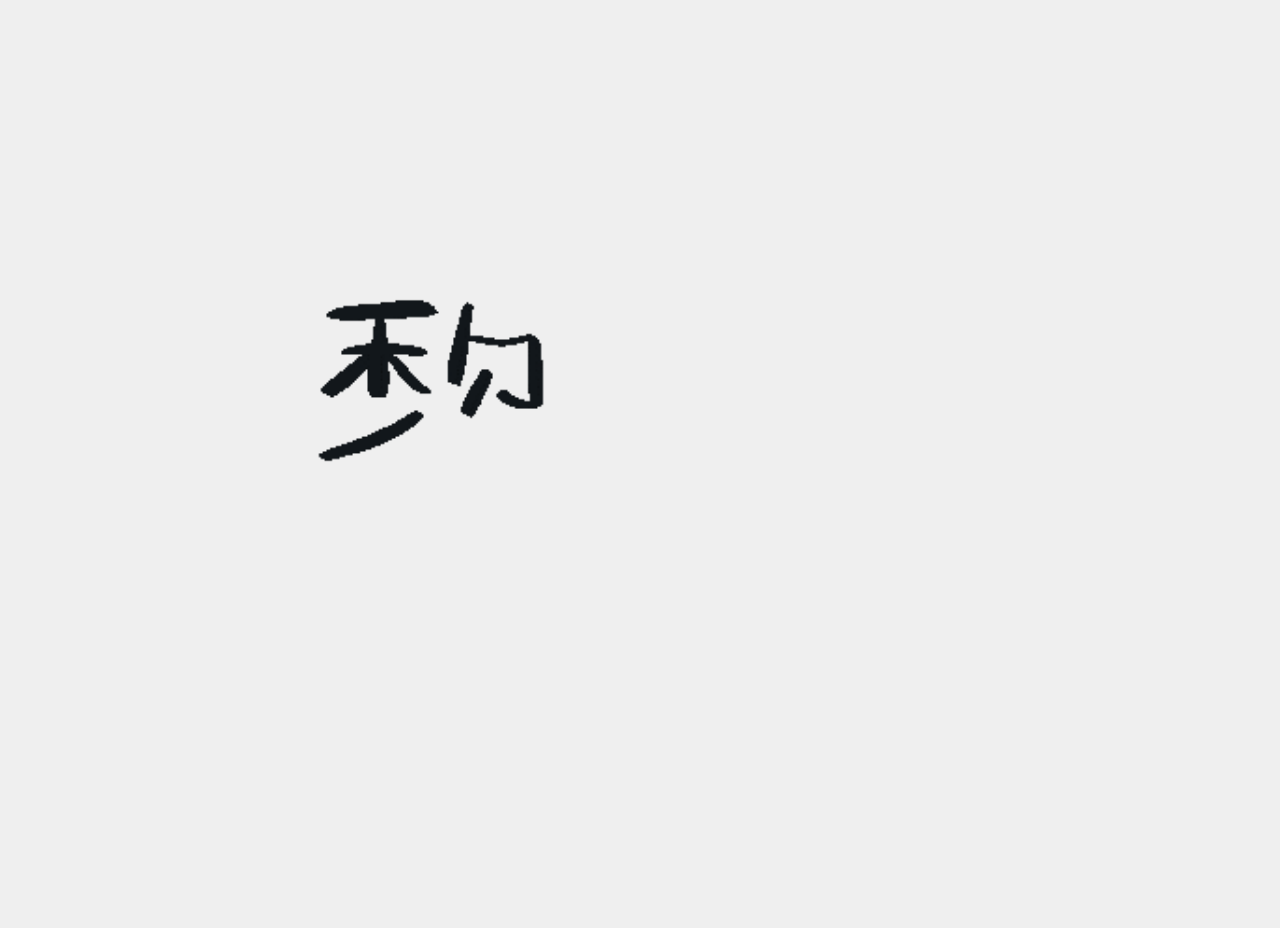
<file: index.html>
<!DOCTYPE html>
<html lang="en">
<head>
  <meta charset="UTF-8" />
  <meta name="viewport" content="width=device-width, initial-scale=1.0" />
  <meta name="description" content="Rocky Lai — minimalist portfolio showcasing design, code, and creative work." />
  <title>Rocky's Portfolio</title>
  <link rel="stylesheet" href="intro.css" />
  <link rel="preconnect" href="https://fonts.googleapis.com">
  <link rel="preconnect" href="https://fonts.gstatic.com" crossorigin>
  <link href="https://fonts.googleapis.com/css2?family=Source+Code+Pro:ital,wght@0,200..900;1,200..900&display=swap" rel="stylesheet">
  <!-- Open Graph / Social Share -->
<meta property="og:title" content="Rocky's Portfolio" />
<meta property="og:description" content="Minimalist portfolio showcasing design, code, and creative work by Rocky Lai." />
<meta property="og:type" content="website" />
<meta property="og:url" content="https://portfolio-nu-ecru-31.vercel.app/" />
<meta property="og:image" content="https://portfolio-nu-ecru-31.vercel.app/Images/og-image.png" />
<meta property="og:image:alt" content="Preview of Rocky Lai's portfolio" />
<meta property="og:site_name" content="Rocky's Portfolio" />

  <!-- Hotjar Tracking Code for Portfolio 2025-2026 -->
<script>
    (function(h,o,t,j,a,r){
        h.hj=h.hj||function(){(h.hj.q=h.hj.q||[]).push(arguments)};
        h._hjSettings={hjid:6544538,hjsv:6};
        a=o.getElementsByTagName('head')[0];
        r=o.createElement('script');r.async=1;
        r.src=t+h._hjSettings.hjid+j+h._hjSettings.hjsv;
        a.appendChild(r);
    })(window,document,'https://static.hotjar.com/c/hotjar-','.js?sv=');
</script>
<!-- Google Tag Manager -->
<script>(function(w,d,s,l,i){w[l]=w[l]||[];w[l].push({'gtm.start':
new Date().getTime(),event:'gtm.js'});var f=d.getElementsByTagName(s)[0],
j=d.createElement(s),dl=l!='dataLayer'?'&l='+l:'';j.async=true;j.src=
'https://www.googletagmanager.com/gtm.js?id='+i+dl;f.parentNode.insertBefore(j,f);
})(window,document,'script','dataLayer','GTM-NG3BFLNH');</script>
<!-- End Google Tag Manager -->

<!-- Start VWO Async SmartCode -->
<link rel="preconnect" href="https://dev.visualwebsiteoptimizer.com" />
<script type='text/javascript' id='vwoCode'>
window._vwo_code ||
(function () {
var w=window,
d=document;
var account_id=1170043,
version=2.2,
settings_tolerance=2000,
hide_element='body',
hide_element_style = 'opacity:0 !important;filter:alpha(opacity=0) !important;background:none !important';
/* DO NOT EDIT BELOW THIS LINE */
if(f=!1,v=d.querySelector('#vwoCode'),cc={},-1<d.URL.indexOf('__vwo_disable__')||w._vwo_code)return;try{var e=JSON.parse(localStorage.getItem('_vwo_'+account_id+'_config'));cc=e&&'object'==typeof e?e:{}}catch(e){}function r(t){try{return decodeURIComponent(t)}catch(e){return t}}var s=function(){var e={combination:[],combinationChoose:[],split:[],exclude:[],uuid:null,consent:null,optOut:null},t=d.cookie||'';if(!t)return e;for(var n,i,o=/(?:^|;\s*)(?:(_vis_opt_exp_(\d+)_combi=([^;]*))|(_vis_opt_exp_(\d+)_combi_choose=([^;]*))|(_vis_opt_exp_(\d+)_split=([^:;]*))|(_vis_opt_exp_(\d+)_exclude=[^;]*)|(_vis_opt_out=([^;]*))|(_vwo_global_opt_out=[^;]*)|(_vwo_uuid=([^;]*))|(_vwo_consent=([^;]*)))/g;null!==(n=o.exec(t));)try{n[1]?e.combination.push({id:n[2],value:r(n[3])}):n[4]?e.combinationChoose.push({id:n[5],value:r(n[6])}):n[7]?e.split.push({id:n[8],value:r(n[9])}):n[10]?e.exclude.push({id:n[11]}):n[12]?e.optOut=r(n[13]):n[14]?e.optOut=!0:n[15]?e.uuid=r(n[16]):n[17]&&(i=r(n[18]),e.consent=i&&3<=i.length?i.substring(0,3):null)}catch(e){}return e}();function i(){var e=function(){if(w.VWO&&Array.isArray(w.VWO))for(var e=0;e<w.VWO.length;e++){var t=w.VWO[e];if(Array.isArray(t)&&('setVisitorId'===t[0]||'setSessionId'===t[0]))return!0}return!1}(),t='a='+account_id+'&u='+encodeURIComponent(w._vis_opt_url||d.URL)+'&vn='+version+'&ph=1'+('undefined'!=typeof platform?'&p='+platform:'')+'&st='+w.performance.now();e||((n=function(){var e,t=[],n={},i=w.VWO&&w.VWO.appliedCampaigns||{};for(e in i){var o=i[e]&&i[e].v;o&&(t.push(e+'-'+o+'-1'),n[e]=!0)}if(s&&s.combination)for(var r=0;r<s.combination.length;r++){var a=s.combination[r];n[a.id]||t.push(a.id+'-'+a.value)}return t.join('|')}())&&(t+='&c='+n),(n=function(){var e=[],t={};if(s&&s.combinationChoose)for(var n=0;n<s.combinationChoose.length;n++){var i=s.combinationChoose[n];e.push(i.id+'-'+i.value),t[i.id]=!0}if(s&&s.split)for(var o=0;o<s.split.length;o++)t[(i=s.split[o]).id]||e.push(i.id+'-'+i.value);return e.join('|')}())&&(t+='&cc='+n),(n=function(){var e={},t=[];if(w.VWO&&Array.isArray(w.VWO))for(var n=0;n<w.VWO.length;n++){var i=w.VWO[n];if(Array.isArray(i)&&'setVariation'===i[0]&&i[1]&&Array.isArray(i[1]))for(var o=0;o<i[1].length;o++){var r,a=i[1][o];a&&'object'==typeof a&&(r=a.e,a=a.v,r&&a&&(e[r]=a))}}for(r in e)t.push(r+'-'+e[r]);return t.join('|')}())&&(t+='&sv='+n)),s&&s.optOut&&(t+='&o='+s.optOut);var n=function(){var e=[],t={};if(s&&s.exclude)for(var n=0;n<s.exclude.length;n++){var i=s.exclude[n];t[i.id]||(e.push(i.id),t[i.id]=!0)}return e.join('|')}();return n&&(t+='&e='+n),s&&s.uuid&&(t+='&id='+s.uuid),s&&s.consent&&(t+='&consent='+s.consent),w.name&&-1<w.name.indexOf('_vis_preview')&&(t+='&pM=true'),w.VWO&&w.VWO.ed&&(t+='&ed='+w.VWO.ed),t}code={nonce:v&&v.nonce,library_tolerance:function(){return'undefined'!=typeof library_tolerance?library_tolerance:void 0},settings_tolerance:function(){return cc.sT||settings_tolerance},hide_element_style:function(){return'{'+(cc.hES||hide_element_style)+'}'},hide_element:function(){return performance.getEntriesByName('first-contentful-paint')[0]?'':'string'==typeof cc.hE?cc.hE:hide_element},getVersion:function(){return version},finish:function(e){var t;f||(f=!0,(t=d.getElementById('_vis_opt_path_hides'))&&t.parentNode.removeChild(t),e&&((new Image).src='https://dev.visualwebsiteoptimizer.com/ee.gif?a='+account_id+e))},finished:function(){return f},addScript:function(e){var t=d.createElement('script');t.type='text/javascript',e.src?t.src=e.src:t.text=e.text,v&&t.setAttribute('nonce',v.nonce),d.getElementsByTagName('head')[0].appendChild(t)},load:function(e,t){t=t||{};var n=new XMLHttpRequest;n.open('GET',e,!0),n.withCredentials=!t.dSC,n.responseType=t.responseType||'text',n.onload=function(){if(t.onloadCb)return t.onloadCb(n,e);200===n.status?_vwo_code.addScript({text:n.responseText}):_vwo_code.finish('&e=loading_failure:'+e)},n.onerror=function(){if(t.onerrorCb)return t.onerrorCb(e);_vwo_code.finish('&e=loading_failure:'+e)},n.send()},init:function(){var e,t=this.settings_tolerance();w._vwo_settings_timer=setTimeout(function(){_vwo_code.finish()},t),'body'!==this.hide_element()?(n=d.createElement('style'),e=(t=this.hide_element())?t+this.hide_element_style():'',t=d.getElementsByTagName('head')[0],n.setAttribute('id','_vis_opt_path_hides'),v&&n.setAttribute('nonce',v.nonce),n.setAttribute('type','text/css'),n.styleSheet?n.styleSheet.cssText=e:n.appendChild(d.createTextNode(e)),t.appendChild(n)):(n=d.getElementsByTagName('head')[0],(e=d.createElement('div')).style.cssText='z-index: 2147483647 !important;position: fixed !important;left: 0 !important;top: 0 !important;width: 100% !important;height: 100% !important;background: white !important;',e.setAttribute('id','_vis_opt_path_hides'),e.classList.add('_vis_hide_layer'),n.parentNode.insertBefore(e,n.nextSibling));var n='https://dev.visualwebsiteoptimizer.com/j.php?'+i();-1!==w.location.search.indexOf('_vwo_xhr')?this.addScript({src:n}):this.load(n+'&x=true',{l:1})}};w._vwo_code=code;code.init();})();
</script>
<!-- End VWO Async SmartCode -->

<!-- Google tag (gtag.js) -->
<script async src="https://www.googletagmanager.com/gtag/js?id=G-HS47MHLFX9"></script>
<script>
  window.dataLayer = window.dataLayer || [];
  function gtag(){dataLayer.push(arguments);}
  gtag('js', new Date());

  gtag('config', 'G-HS47MHLFX9');
</script>
</head>

<body>
  <!-- Google Tag Manager (noscript) -->
<noscript><iframe src="https://www.googletagmanager.com/ns.html?id=GTM-NG3BFLNH"
height="0" width="0" style="display:none;visibility:hidden"></iframe></noscript>
<!-- End Google Tag Manager (noscript) -->
  <div class="intro-container">
    <img autoplay muted playsinline preload="auto" src="Images/Untitled_Artwork.gif" class="intro-video"> 
  </div>

  <script src="script.js"></script>
</body>
</html>
</file>
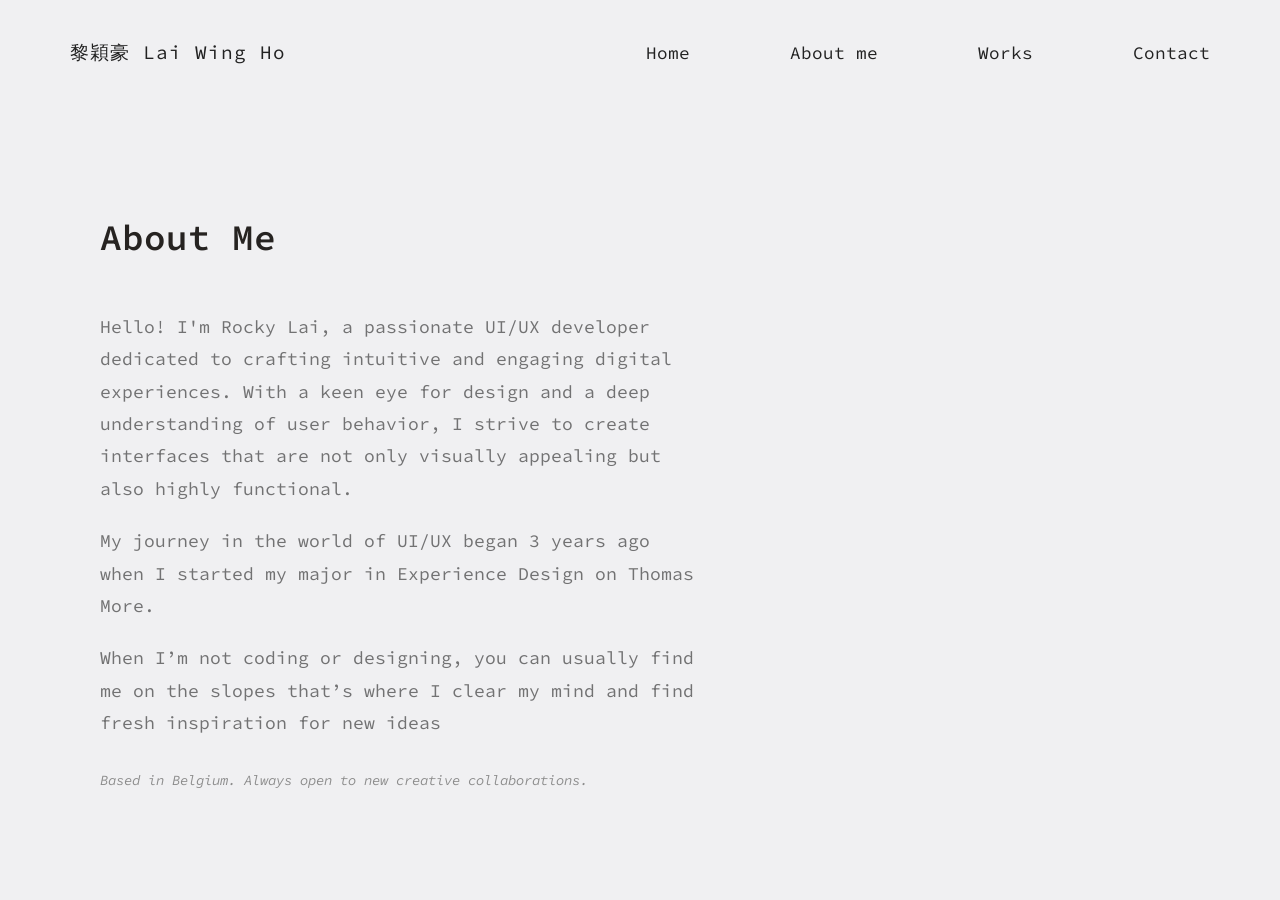
<file: about-me.html>
<!DOCTYPE html>
<html lang="en">
<head>
    <meta charset="UTF-8">
    <meta name="viewport" content="width=device-width, initial-scale=1.0">
    <title>Document</title>
    <link rel="stylesheet" href="style.css">
    <xlink rel="preconnect" href="https://fonts.googleapis.com">
    <link rel="preconnect" href="https://fonts.gstatic.com" crossorigin>
    <link href="https://fonts.googleapis.com/css2?family=Source+Code+Pro:ital,wght@0,200..900;1,200..900&display=swap" rel="stylesheet">
    <!-- Hotjar Tracking Code for Portfolio 2025-2026 -->
<script>
    (function(h,o,t,j,a,r){
        h.hj=h.hj||function(){(h.hj.q=h.hj.q||[]).push(arguments)};
        h._hjSettings={hjid:6544538,hjsv:6};
        a=o.getElementsByTagName('head')[0];
        r=o.createElement('script');r.async=1;
        r.src=t+h._hjSettings.hjid+j+h._hjSettings.hjsv;
        a.appendChild(r);
    })(window,document,'https://static.hotjar.com/c/hotjar-','.js?sv=');
</script>
<!-- Google Tag Manager -->
<script>(function(w,d,s,l,i){w[l]=w[l]||[];w[l].push({'gtm.start':
new Date().getTime(),event:'gtm.js'});var f=d.getElementsByTagName(s)[0],
j=d.createElement(s),dl=l!='dataLayer'?'&l='+l:'';j.async=true;j.src=
'https://www.googletagmanager.com/gtm.js?id='+i+dl;f.parentNode.insertBefore(j,f);
})(window,document,'script','dataLayer','GTM-NG3BFLNH');</script>
<!-- End Google Tag Manager -->
 <!-- Start VWO Async SmartCode -->
<link rel="preconnect" href="https://dev.visualwebsiteoptimizer.com" />
<script type='text/javascript' id='vwoCode'>
window._vwo_code ||
(function () {
var w=window,
d=document;
var account_id=1170043,
version=2.2,
settings_tolerance=2000,
hide_element='body',
hide_element_style = 'opacity:0 !important;filter:alpha(opacity=0) !important;background:none !important';
/* DO NOT EDIT BELOW THIS LINE */
if(f=!1,v=d.querySelector('#vwoCode'),cc={},-1<d.URL.indexOf('__vwo_disable__')||w._vwo_code)return;try{var e=JSON.parse(localStorage.getItem('_vwo_'+account_id+'_config'));cc=e&&'object'==typeof e?e:{}}catch(e){}function r(t){try{return decodeURIComponent(t)}catch(e){return t}}var s=function(){var e={combination:[],combinationChoose:[],split:[],exclude:[],uuid:null,consent:null,optOut:null},t=d.cookie||'';if(!t)return e;for(var n,i,o=/(?:^|;\s*)(?:(_vis_opt_exp_(\d+)_combi=([^;]*))|(_vis_opt_exp_(\d+)_combi_choose=([^;]*))|(_vis_opt_exp_(\d+)_split=([^:;]*))|(_vis_opt_exp_(\d+)_exclude=[^;]*)|(_vis_opt_out=([^;]*))|(_vwo_global_opt_out=[^;]*)|(_vwo_uuid=([^;]*))|(_vwo_consent=([^;]*)))/g;null!==(n=o.exec(t));)try{n[1]?e.combination.push({id:n[2],value:r(n[3])}):n[4]?e.combinationChoose.push({id:n[5],value:r(n[6])}):n[7]?e.split.push({id:n[8],value:r(n[9])}):n[10]?e.exclude.push({id:n[11]}):n[12]?e.optOut=r(n[13]):n[14]?e.optOut=!0:n[15]?e.uuid=r(n[16]):n[17]&&(i=r(n[18]),e.consent=i&&3<=i.length?i.substring(0,3):null)}catch(e){}return e}();function i(){var e=function(){if(w.VWO&&Array.isArray(w.VWO))for(var e=0;e<w.VWO.length;e++){var t=w.VWO[e];if(Array.isArray(t)&&('setVisitorId'===t[0]||'setSessionId'===t[0]))return!0}return!1}(),t='a='+account_id+'&u='+encodeURIComponent(w._vis_opt_url||d.URL)+'&vn='+version+'&ph=1'+('undefined'!=typeof platform?'&p='+platform:'')+'&st='+w.performance.now();e||((n=function(){var e,t=[],n={},i=w.VWO&&w.VWO.appliedCampaigns||{};for(e in i){var o=i[e]&&i[e].v;o&&(t.push(e+'-'+o+'-1'),n[e]=!0)}if(s&&s.combination)for(var r=0;r<s.combination.length;r++){var a=s.combination[r];n[a.id]||t.push(a.id+'-'+a.value)}return t.join('|')}())&&(t+='&c='+n),(n=function(){var e=[],t={};if(s&&s.combinationChoose)for(var n=0;n<s.combinationChoose.length;n++){var i=s.combinationChoose[n];e.push(i.id+'-'+i.value),t[i.id]=!0}if(s&&s.split)for(var o=0;o<s.split.length;o++)t[(i=s.split[o]).id]||e.push(i.id+'-'+i.value);return e.join('|')}())&&(t+='&cc='+n),(n=function(){var e={},t=[];if(w.VWO&&Array.isArray(w.VWO))for(var n=0;n<w.VWO.length;n++){var i=w.VWO[n];if(Array.isArray(i)&&'setVariation'===i[0]&&i[1]&&Array.isArray(i[1]))for(var o=0;o<i[1].length;o++){var r,a=i[1][o];a&&'object'==typeof a&&(r=a.e,a=a.v,r&&a&&(e[r]=a))}}for(r in e)t.push(r+'-'+e[r]);return t.join('|')}())&&(t+='&sv='+n)),s&&s.optOut&&(t+='&o='+s.optOut);var n=function(){var e=[],t={};if(s&&s.exclude)for(var n=0;n<s.exclude.length;n++){var i=s.exclude[n];t[i.id]||(e.push(i.id),t[i.id]=!0)}return e.join('|')}();return n&&(t+='&e='+n),s&&s.uuid&&(t+='&id='+s.uuid),s&&s.consent&&(t+='&consent='+s.consent),w.name&&-1<w.name.indexOf('_vis_preview')&&(t+='&pM=true'),w.VWO&&w.VWO.ed&&(t+='&ed='+w.VWO.ed),t}code={nonce:v&&v.nonce,library_tolerance:function(){return'undefined'!=typeof library_tolerance?library_tolerance:void 0},settings_tolerance:function(){return cc.sT||settings_tolerance},hide_element_style:function(){return'{'+(cc.hES||hide_element_style)+'}'},hide_element:function(){return performance.getEntriesByName('first-contentful-paint')[0]?'':'string'==typeof cc.hE?cc.hE:hide_element},getVersion:function(){return version},finish:function(e){var t;f||(f=!0,(t=d.getElementById('_vis_opt_path_hides'))&&t.parentNode.removeChild(t),e&&((new Image).src='https://dev.visualwebsiteoptimizer.com/ee.gif?a='+account_id+e))},finished:function(){return f},addScript:function(e){var t=d.createElement('script');t.type='text/javascript',e.src?t.src=e.src:t.text=e.text,v&&t.setAttribute('nonce',v.nonce),d.getElementsByTagName('head')[0].appendChild(t)},load:function(e,t){t=t||{};var n=new XMLHttpRequest;n.open('GET',e,!0),n.withCredentials=!t.dSC,n.responseType=t.responseType||'text',n.onload=function(){if(t.onloadCb)return t.onloadCb(n,e);200===n.status?_vwo_code.addScript({text:n.responseText}):_vwo_code.finish('&e=loading_failure:'+e)},n.onerror=function(){if(t.onerrorCb)return t.onerrorCb(e);_vwo_code.finish('&e=loading_failure:'+e)},n.send()},init:function(){var e,t=this.settings_tolerance();w._vwo_settings_timer=setTimeout(function(){_vwo_code.finish()},t),'body'!==this.hide_element()?(n=d.createElement('style'),e=(t=this.hide_element())?t+this.hide_element_style():'',t=d.getElementsByTagName('head')[0],n.setAttribute('id','_vis_opt_path_hides'),v&&n.setAttribute('nonce',v.nonce),n.setAttribute('type','text/css'),n.styleSheet?n.styleSheet.cssText=e:n.appendChild(d.createTextNode(e)),t.appendChild(n)):(n=d.getElementsByTagName('head')[0],(e=d.createElement('div')).style.cssText='z-index: 2147483647 !important;position: fixed !important;left: 0 !important;top: 0 !important;width: 100% !important;height: 100% !important;background: white !important;',e.setAttribute('id','_vis_opt_path_hides'),e.classList.add('_vis_hide_layer'),n.parentNode.insertBefore(e,n.nextSibling));var n='https://dev.visualwebsiteoptimizer.com/j.php?'+i();-1!==w.location.search.indexOf('_vwo_xhr')?this.addScript({src:n}):this.load(n+'&x=true',{l:1})}};w._vwo_code=code;code.init();})();
</script>
<!-- End VWO Async SmartCode -->

<!-- Google tag (gtag.js) -->
<script async src="https://www.googletagmanager.com/gtag/js?id=G-HS47MHLFX9"></script>
<script>
  window.dataLayer = window.dataLayer || [];
  function gtag(){dataLayer.push(arguments);}
  gtag('js', new Date());

  gtag('config', 'G-HS47MHLFX9');
</script>
</head>
<body>
  <!-- Google Tag Manager (noscript) -->
<noscript><iframe src="https://www.googletagmanager.com/ns.html?id=GTM-NG3BFLNH"
height="0" width="0" style="display:none;visibility:hidden"></iframe></noscript>
<!-- End Google Tag Manager (noscript) -->
    <nav class="navbar">
    <div class="navbar-logo">黎穎豪 Lai Wing Ho</div>
    <ul class="navbar-links">
      <li><a href="homepage.html">Home</a></li>
      <li><a href="about-me.html">About me</a></li>
      <li><a href="works-b.html">Works</a></li>
      <li><a href="contact.html">Contact</a></li>
    </ul>
  </nav>

  <div class="main-content">
    <h1>About Me</h1>
    <p>Hello! I'm Rocky Lai, a passionate UI/UX developer dedicated to crafting intuitive and engaging digital experiences. With a keen eye for design and a deep understanding of user behavior, I strive to create interfaces that are not only visually appealing but also highly functional.</p>
    <p>My journey in the world of UI/UX began 3 years ago when I started my major in Experience Design on Thomas More.</p>
    <p>When I’m not coding or designing, you can usually find me on the slopes  that’s where I clear my mind and find fresh inspiration for new ideas</p>
    <p>Based in Belgium. Always open to new creative collaborations.</p>
    </div>
    <video 
  class="about-video"
  autoplay 
  loop 
  muted 
  playsinline 
  preload="auto"
  src="Images/Untitled_Artwork 2 copy.mp4">
</video>
</body> 
</html>
</file>
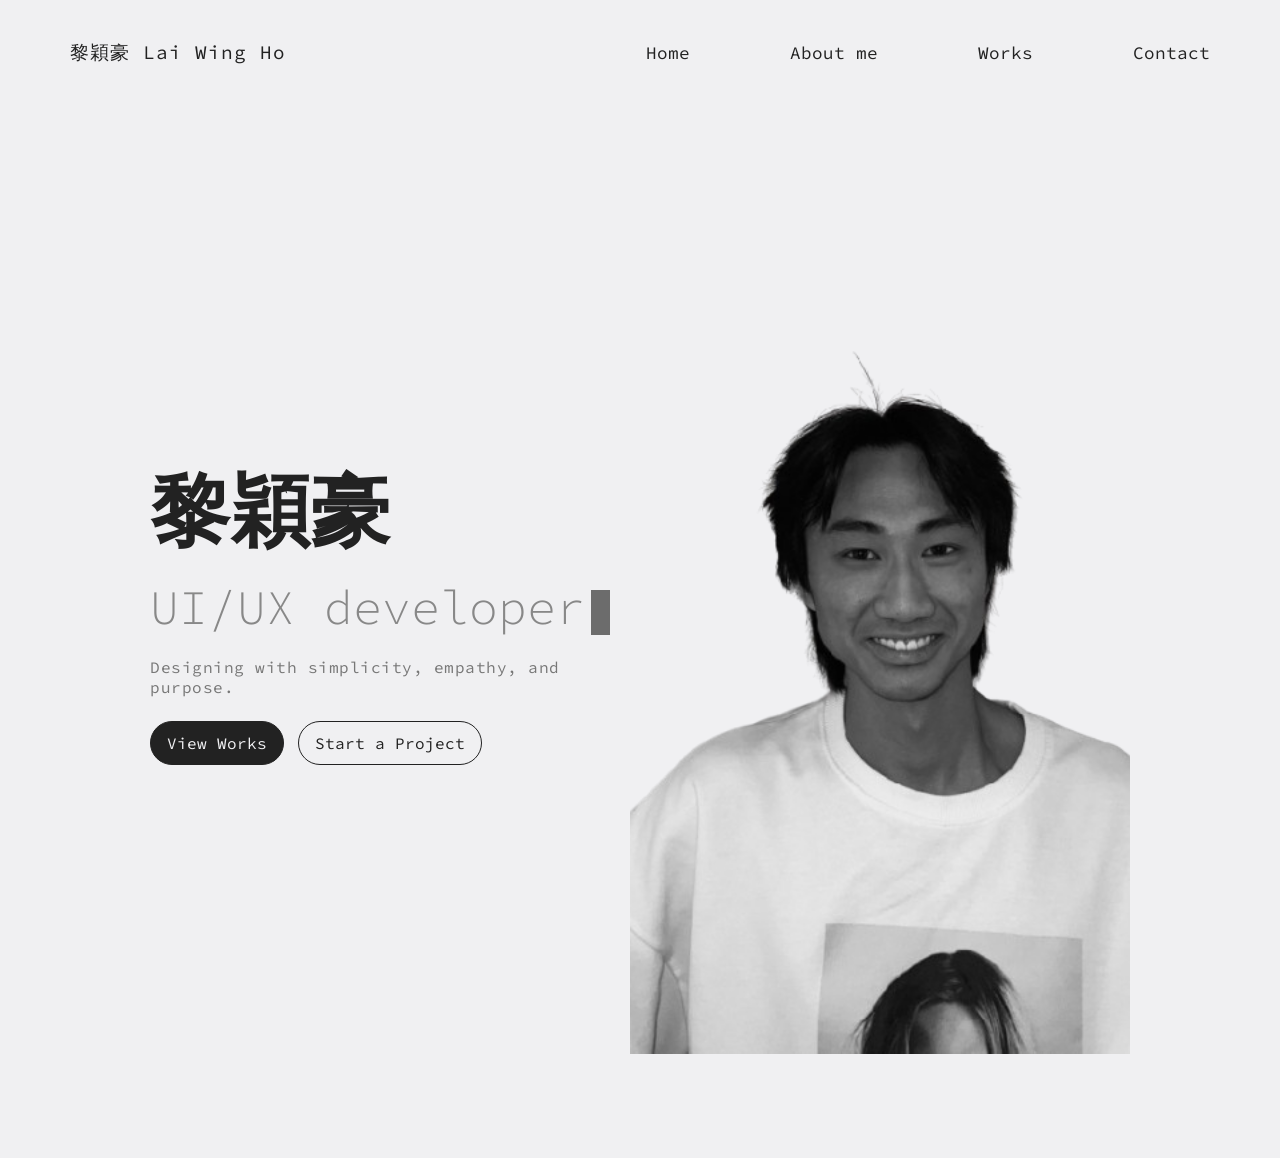
<file: homepage.html>
<!DOCTYPE html>
<html lang="en">
<head>
    <meta charset="UTF-8">
    <meta name="viewport" content="width=device-width, initial-scale=1.0">
    <title>Homepage</title>
    <link rel="stylesheet" href="style.css">
    <link rel="preconnect" href="https://fonts.googleapis.com">
    <link rel="preconnect" href="https://fonts.gstatic.com" crossorigin>
    <link href="https://fonts.googleapis.com/css2?family=Source+Code+Pro:ital,wght@0,200..900;1,200..900&display=swap" rel="stylesheet">
    <!-- Hotjar Tracking Code for Portfolio 2025-2026 -->
<script>
    (function(h,o,t,j,a,r){
        h.hj=h.hj||function(){(h.hj.q=h.hj.q||[]).push(arguments)};
        h._hjSettings={hjid:6544538,hjsv:6};
        a=o.getElementsByTagName('head')[0];
        r=o.createElement('script');r.async=1;
        r.src=t+h._hjSettings.hjid+j+h._hjSettings.hjsv;
        a.appendChild(r);
    })(window,document,'https://static.hotjar.com/c/hotjar-','.js?sv=');
</script>
<!-- Google Tag Manager -->
<script>(function(w,d,s,l,i){w[l]=w[l]||[];w[l].push({'gtm.start':
new Date().getTime(),event:'gtm.js'});var f=d.getElementsByTagName(s)[0],
j=d.createElement(s),dl=l!='dataLayer'?'&l='+l:'';j.async=true;j.src=
'https://www.googletagmanager.com/gtm.js?id='+i+dl;f.parentNode.insertBefore(j,f);
})(window,document,'script','dataLayer','GTM-NG3BFLNH');</script>
<!-- End Google Tag Manager -->

<!-- Start VWO Async SmartCode -->
<link rel="preconnect" href="https://dev.visualwebsiteoptimizer.com" />
<script type='text/javascript' id='vwoCode'>
window._vwo_code ||
(function () {
var w=window,
d=document;
var account_id=1170043,
version=2.2,
settings_tolerance=2000,
hide_element='body',
hide_element_style = 'opacity:0 !important;filter:alpha(opacity=0) !important;background:none !important';
/* DO NOT EDIT BELOW THIS LINE */
if(f=!1,v=d.querySelector('#vwoCode'),cc={},-1<d.URL.indexOf('__vwo_disable__')||w._vwo_code)return;try{var e=JSON.parse(localStorage.getItem('_vwo_'+account_id+'_config'));cc=e&&'object'==typeof e?e:{}}catch(e){}function r(t){try{return decodeURIComponent(t)}catch(e){return t}}var s=function(){var e={combination:[],combinationChoose:[],split:[],exclude:[],uuid:null,consent:null,optOut:null},t=d.cookie||'';if(!t)return e;for(var n,i,o=/(?:^|;\s*)(?:(_vis_opt_exp_(\d+)_combi=([^;]*))|(_vis_opt_exp_(\d+)_combi_choose=([^;]*))|(_vis_opt_exp_(\d+)_split=([^:;]*))|(_vis_opt_exp_(\d+)_exclude=[^;]*)|(_vis_opt_out=([^;]*))|(_vwo_global_opt_out=[^;]*)|(_vwo_uuid=([^;]*))|(_vwo_consent=([^;]*)))/g;null!==(n=o.exec(t));)try{n[1]?e.combination.push({id:n[2],value:r(n[3])}):n[4]?e.combinationChoose.push({id:n[5],value:r(n[6])}):n[7]?e.split.push({id:n[8],value:r(n[9])}):n[10]?e.exclude.push({id:n[11]}):n[12]?e.optOut=r(n[13]):n[14]?e.optOut=!0:n[15]?e.uuid=r(n[16]):n[17]&&(i=r(n[18]),e.consent=i&&3<=i.length?i.substring(0,3):null)}catch(e){}return e}();function i(){var e=function(){if(w.VWO&&Array.isArray(w.VWO))for(var e=0;e<w.VWO.length;e++){var t=w.VWO[e];if(Array.isArray(t)&&('setVisitorId'===t[0]||'setSessionId'===t[0]))return!0}return!1}(),t='a='+account_id+'&u='+encodeURIComponent(w._vis_opt_url||d.URL)+'&vn='+version+'&ph=1'+('undefined'!=typeof platform?'&p='+platform:'')+'&st='+w.performance.now();e||((n=function(){var e,t=[],n={},i=w.VWO&&w.VWO.appliedCampaigns||{};for(e in i){var o=i[e]&&i[e].v;o&&(t.push(e+'-'+o+'-1'),n[e]=!0)}if(s&&s.combination)for(var r=0;r<s.combination.length;r++){var a=s.combination[r];n[a.id]||t.push(a.id+'-'+a.value)}return t.join('|')}())&&(t+='&c='+n),(n=function(){var e=[],t={};if(s&&s.combinationChoose)for(var n=0;n<s.combinationChoose.length;n++){var i=s.combinationChoose[n];e.push(i.id+'-'+i.value),t[i.id]=!0}if(s&&s.split)for(var o=0;o<s.split.length;o++)t[(i=s.split[o]).id]||e.push(i.id+'-'+i.value);return e.join('|')}())&&(t+='&cc='+n),(n=function(){var e={},t=[];if(w.VWO&&Array.isArray(w.VWO))for(var n=0;n<w.VWO.length;n++){var i=w.VWO[n];if(Array.isArray(i)&&'setVariation'===i[0]&&i[1]&&Array.isArray(i[1]))for(var o=0;o<i[1].length;o++){var r,a=i[1][o];a&&'object'==typeof a&&(r=a.e,a=a.v,r&&a&&(e[r]=a))}}for(r in e)t.push(r+'-'+e[r]);return t.join('|')}())&&(t+='&sv='+n)),s&&s.optOut&&(t+='&o='+s.optOut);var n=function(){var e=[],t={};if(s&&s.exclude)for(var n=0;n<s.exclude.length;n++){var i=s.exclude[n];t[i.id]||(e.push(i.id),t[i.id]=!0)}return e.join('|')}();return n&&(t+='&e='+n),s&&s.uuid&&(t+='&id='+s.uuid),s&&s.consent&&(t+='&consent='+s.consent),w.name&&-1<w.name.indexOf('_vis_preview')&&(t+='&pM=true'),w.VWO&&w.VWO.ed&&(t+='&ed='+w.VWO.ed),t}code={nonce:v&&v.nonce,library_tolerance:function(){return'undefined'!=typeof library_tolerance?library_tolerance:void 0},settings_tolerance:function(){return cc.sT||settings_tolerance},hide_element_style:function(){return'{'+(cc.hES||hide_element_style)+'}'},hide_element:function(){return performance.getEntriesByName('first-contentful-paint')[0]?'':'string'==typeof cc.hE?cc.hE:hide_element},getVersion:function(){return version},finish:function(e){var t;f||(f=!0,(t=d.getElementById('_vis_opt_path_hides'))&&t.parentNode.removeChild(t),e&&((new Image).src='https://dev.visualwebsiteoptimizer.com/ee.gif?a='+account_id+e))},finished:function(){return f},addScript:function(e){var t=d.createElement('script');t.type='text/javascript',e.src?t.src=e.src:t.text=e.text,v&&t.setAttribute('nonce',v.nonce),d.getElementsByTagName('head')[0].appendChild(t)},load:function(e,t){t=t||{};var n=new XMLHttpRequest;n.open('GET',e,!0),n.withCredentials=!t.dSC,n.responseType=t.responseType||'text',n.onload=function(){if(t.onloadCb)return t.onloadCb(n,e);200===n.status?_vwo_code.addScript({text:n.responseText}):_vwo_code.finish('&e=loading_failure:'+e)},n.onerror=function(){if(t.onerrorCb)return t.onerrorCb(e);_vwo_code.finish('&e=loading_failure:'+e)},n.send()},init:function(){var e,t=this.settings_tolerance();w._vwo_settings_timer=setTimeout(function(){_vwo_code.finish()},t),'body'!==this.hide_element()?(n=d.createElement('style'),e=(t=this.hide_element())?t+this.hide_element_style():'',t=d.getElementsByTagName('head')[0],n.setAttribute('id','_vis_opt_path_hides'),v&&n.setAttribute('nonce',v.nonce),n.setAttribute('type','text/css'),n.styleSheet?n.styleSheet.cssText=e:n.appendChild(d.createTextNode(e)),t.appendChild(n)):(n=d.getElementsByTagName('head')[0],(e=d.createElement('div')).style.cssText='z-index: 2147483647 !important;position: fixed !important;left: 0 !important;top: 0 !important;width: 100% !important;height: 100% !important;background: white !important;',e.setAttribute('id','_vis_opt_path_hides'),e.classList.add('_vis_hide_layer'),n.parentNode.insertBefore(e,n.nextSibling));var n='https://dev.visualwebsiteoptimizer.com/j.php?'+i();-1!==w.location.search.indexOf('_vwo_xhr')?this.addScript({src:n}):this.load(n+'&x=true',{l:1})}};w._vwo_code=code;code.init();})();
</script>
<!-- End VWO Async SmartCode -->

<!-- Google tag (gtag.js) -->
<script async src="https://www.googletagmanager.com/gtag/js?id=G-HS47MHLFX9"></script>
<script>
  window.dataLayer = window.dataLayer || [];
  function gtag(){dataLayer.push(arguments);}
  gtag('js', new Date());

  gtag('config', 'G-HS47MHLFX9');
</script>
</head>
<body class="homepage">
  <!-- Google Tag Manager (noscript) -->
<noscript><iframe src="https://www.googletagmanager.com/ns.html?id=GTM-NG3BFLNH"
height="0" width="0" style="display:none;visibility:hidden"></iframe></noscript>
<!-- End Google Tag Manager (noscript) -->
   <nav class="navbar">
    <div class="navbar-logo">黎穎豪 Lai Wing Ho</div>
    <ul class="navbar-links">
      <li><a href="homepage.html">Home</a></li>
      <li><a href="about-me.html">About me</a></li>
      <li><a href="works-b.html">Works</a></li>
      <li><a href="contact.html">Contact</a></li>
    </ul>
  </nav>

  <section class="main-section">
    <div class="main-text">
      <h1>黎穎豪</h1>
      <h2><span id="dynamic-role">UI/UX developer</span><span class="role-cursor" aria-hidden="true"></span></h2>
      <p>Designing with simplicity, empathy, and purpose.</p>
      <div class="home-actions">
        <a class="home-btn primary" href="works-b.html">View Works</a>
        <a class="home-btn" href="contact.html">Start a Project</a>
      </div>
    </div>
    <div class="main-image">
      <img src="Images/IMG_4245-removebg-preview.png" alt="Profile photo">
    </div>
  </section>

  <script>
    (function () {
      const section = document.querySelector('.homepage .main-section');
      const portrait = document.querySelector('.homepage .main-image img');
      const role = document.getElementById('dynamic-role');
      if (!section || !portrait || !role) return;

      section.classList.add('is-visible');

      const roles = ['UI/UX developer', 'Frontend builder', 'Design-minded coder'];
      let roleIndex = 0;
      setInterval(function () {
        role.classList.add('swap-out');
        setTimeout(function () {
          roleIndex = (roleIndex + 1) % roles.length;
          role.textContent = roles[roleIndex];
          role.classList.remove('swap-out');
        }, 170);
      }, 2800);

      section.addEventListener('mousemove', function (event) {
        const rect = section.getBoundingClientRect();
        const x = event.clientX - rect.left;
        const y = event.clientY - rect.top;

        section.style.setProperty('--spotlight-x', x + 'px');
        section.style.setProperty('--spotlight-y', y + 'px');

        const rotateY = ((x / rect.width) - 0.5) * 12;
        const rotateX = ((y / rect.height) - 0.5) * -10;
        portrait.style.transform = 'rotateX(' + rotateX.toFixed(2) + 'deg) rotateY(' + rotateY.toFixed(2) + 'deg) scale(1.03)';
      });

      section.addEventListener('mouseleave', function () {
        section.style.setProperty('--spotlight-x', '50%');
        section.style.setProperty('--spotlight-y', '50%');
        portrait.style.transform = 'rotateX(0deg) rotateY(0deg) scale(1)';
      });
    })();
  </script>
</body>
</html>
</file>
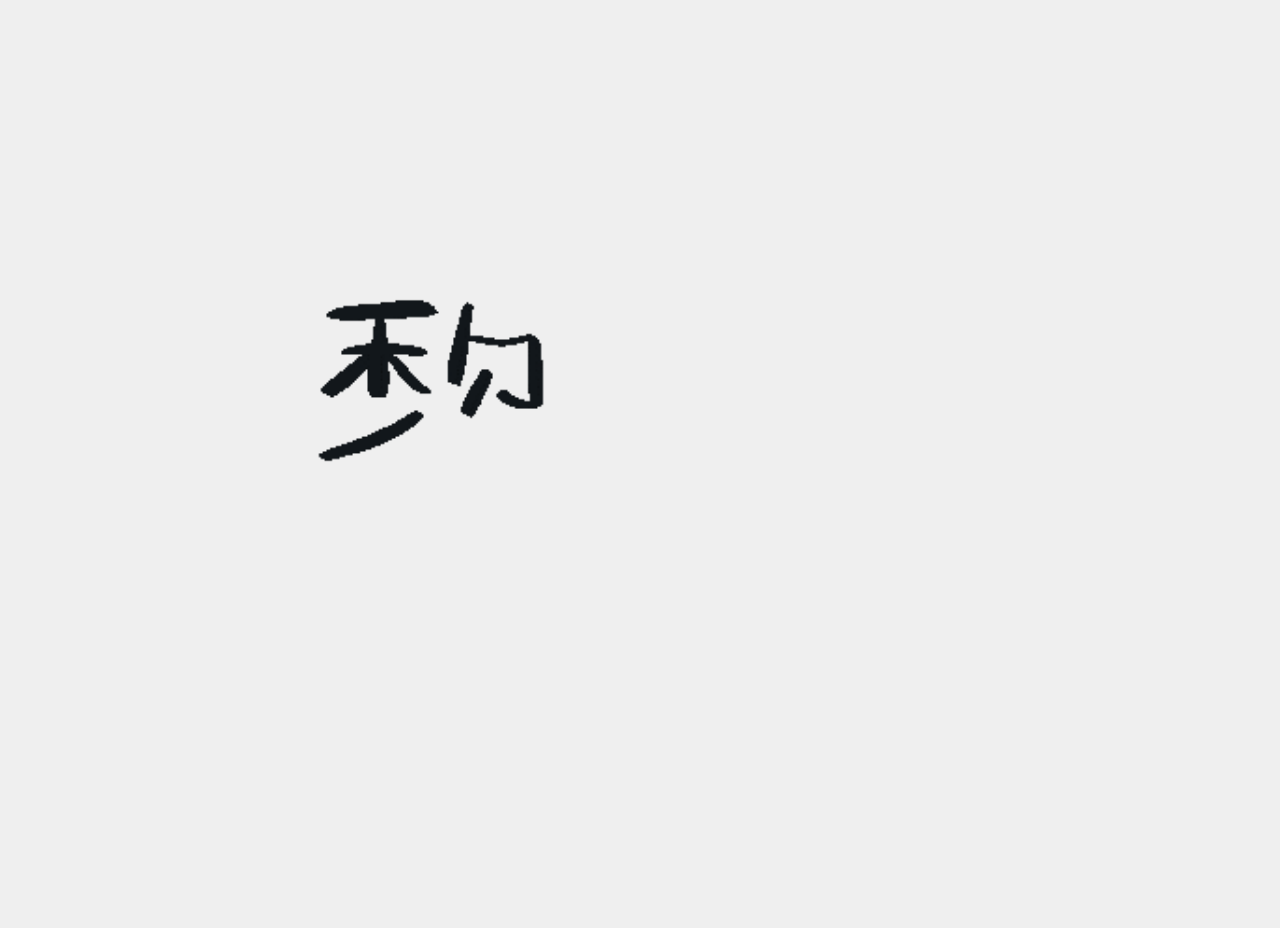
<file: Intro_page.html>
<!DOCTYPE html>
<html lang="en">
<head>
  <meta charset="UTF-8" />
  <meta name="viewport" content="width=device-width, initial-scale=1.0" />
  <meta name="description" content="Rocky Lai — minimalist portfolio showcasing design, code, and creative work." />
  <title>Rocky's Portfolio</title>
  <link rel="stylesheet" href="intro.css" />
  <link rel="preconnect" href="https://fonts.googleapis.com">
  <link rel="preconnect" href="https://fonts.gstatic.com" crossorigin>
  <link href="https://fonts.googleapis.com/css2?family=Source+Code+Pro:ital,wght@0,200..900;1,200..900&display=swap" rel="stylesheet">
</head>

<body>
  <div class="intro-container">
    <img autoplay muted playsinline preload="auto" src="Images/Untitled_Artwork.gif" class="intro-video"> 
  </div>

  <script src="script.js"></script>
</body>
</html>
</file>
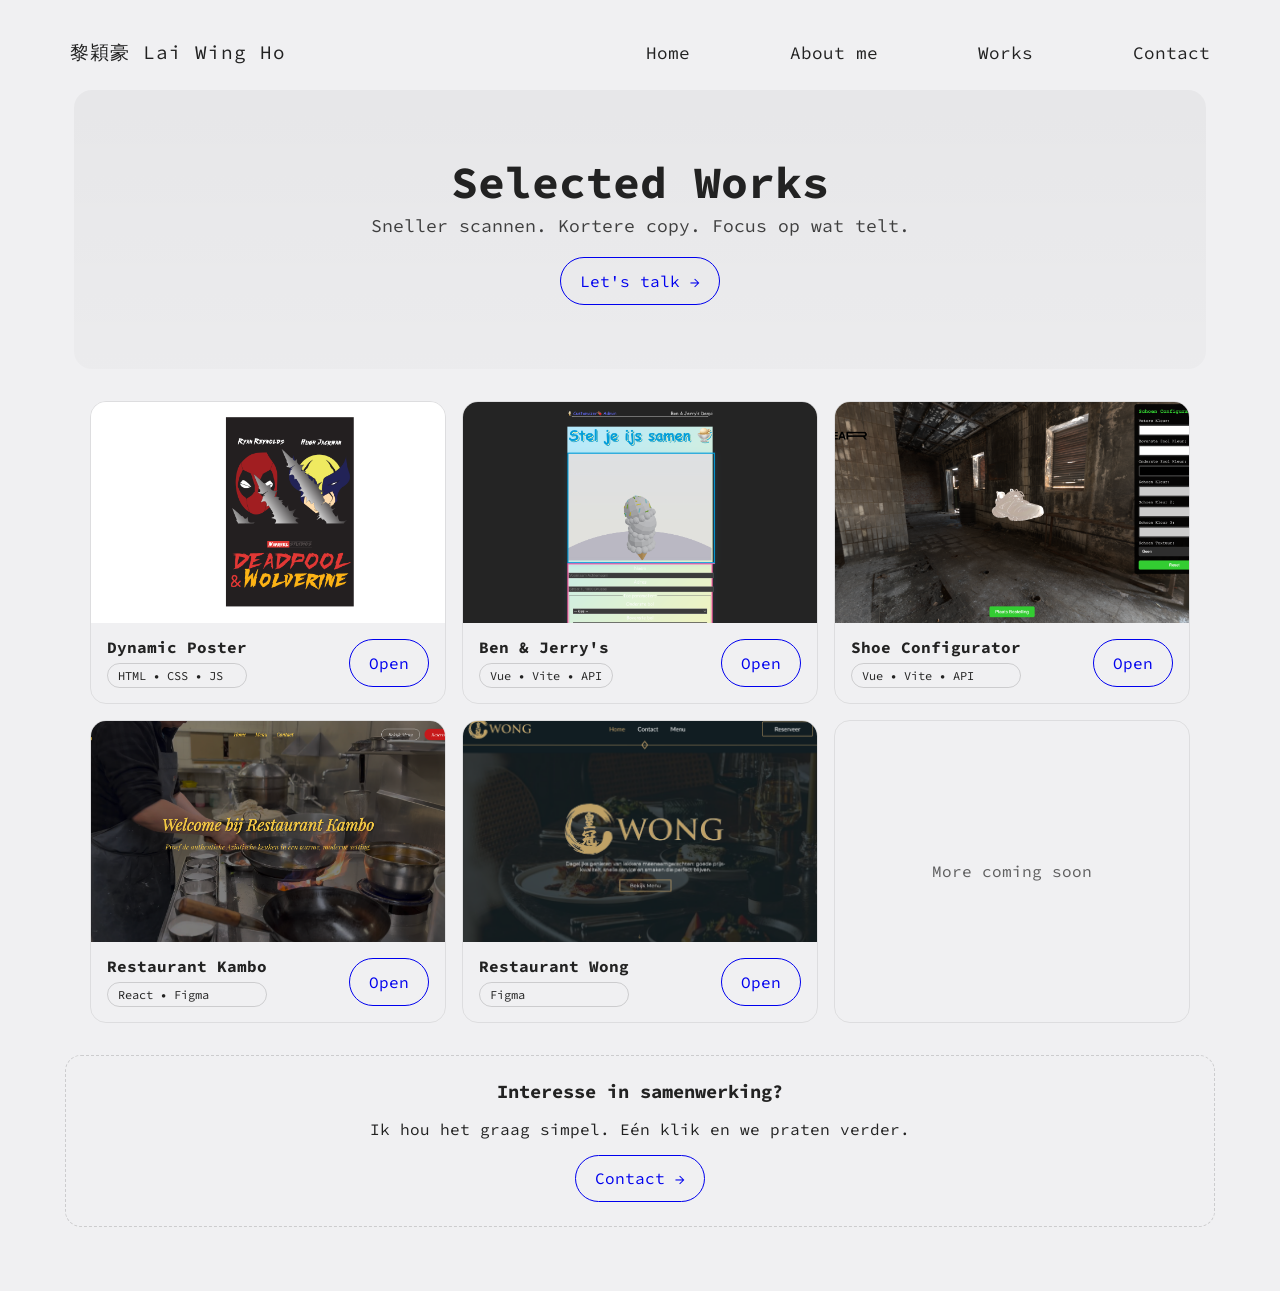
<file: works-b.html>
<!DOCTYPE html>
<html lang="en">
<head>
  <meta charset="UTF-8" />
  <meta name="viewport" content="width=device-width, initial-scale=1.0" />
  <title>works — variant B</title>
  <link rel="stylesheet" href="style.css" />
  <link rel="preconnect" href="https://fonts.googleapis.com" />
  <link rel="preconnect" href="https://fonts.gstatic.com" crossorigin />
  <link href="https://fonts.googleapis.com/css2?family=Source+Code+Pro:ital,wght@0,200..900;1,200..900&display=swap" rel="stylesheet" />

  <!--
    Variant B heeft een andere layout (hero + grid) en kortere copy.
    VWO / GTM / GA blijven hetzelfde zodat je in VWO clicks op de CTA kunt meten.
    Let op: GEEN redirect-logic hier (die staat alleen op works.html als entry).
  -->

  <!-- Hotjar Tracking Code for Portfolio 2025-2026 -->
  <script>
    (function (h, o, t, j, a, r) {
      h.hj = h.hj || function () { (h.hj.q = h.hj.q || []).push(arguments) };
      h._hjSettings = { hjid: 6544538, hjsv: 6 };
      a = o.getElementsByTagName('head')[0];
      r = o.createElement('script'); r.async = 1;
      r.src = t + h._hjSettings.hjid + j + h._hjSettings.hjsv;
      a.appendChild(r);
    })(window, document, 'https://static.hotjar.com/c/hotjar-', '.js?sv=');
  </script>
  <!-- Google Tag Manager -->
  <script>(function(w,d,s,l,i){w[l]=w[l]||[];w[l].push({'gtm.start':
  new Date().getTime(),event:'gtm.js'});var f=d.getElementsByTagName(s)[0],
  j=d.createElement(s),dl=l!='dataLayer'?'&l='+l:'';j.async=true;j.src=
  'https://www.googletagmanager.com/gtm.js?id='+i+dl;f.parentNode.insertBefore(j,f);
  })(window,document,'script','dataLayer','GTM-NG3BFLNH');</script>
  <!-- End Google Tag Manager -->

  <!-- Start VWO Async SmartCode (zelfde als op works.html) -->
  <link rel="preconnect" href="https://dev.visualwebsiteoptimizer.com" />
  <script type='text/javascript' id='vwoCode'>
  window._vwo_code ||
  (function () { var w=window,d=document;if (d.URL.indexOf('__vwo_disable__') > -1 || w._vwo_code) { return; }
  var account_id=1154798,version=2.2,settings_tolerance=2000,hide_element='body',background_color='white',
  hide_element_style='opacity:0 !important;filter:alpha(opacity=0) !important;background:'+background_color+' !important;transition:none !important;',
  f=!1,v=d.querySelector('#vwoCode'),cc={};try{var e=JSON.parse(localStorage.getItem('_vwo_'+account_id+'_config'));cc=e&&'object'==typeof e?e:{}}catch(e){}
  function r(t){try{return decodeURIComponent(t)}catch(e){return t}}
  var s=function(){var e={combination:[],combinationChoose:[],split:[],exclude:[],uuid:null,consent:null,optOut:null},t=d.cookie||'';if(!t)return e;for(var n,i,o=/(?:^|;\s*)(?:(_vis_opt_exp_(\d+)_combi=([^;]*))|(_vis_opt_exp_(\d+)_combi_choose=([^;]*))|(_vis_opt_exp_(\d+)_split=([^:;]*))|(_vis_opt_exp_(\d+)_exclude=[^;]*)|(_vis_opt_out=([^;]*))|(_vwo_global_opt_out=[^;]*)|(_vwo_uuid=([^;]*))|(_vwo_consent=([^;]*)))/g;null!==(n=o.exec(t));)try{n[1]?e.combination.push({id:n[2],value:r(n[3])}):n[4]?e.combinationChoose.push({id:n[5],value:r(n[6])}):n[7]?e.split.push({id:n[8],value:r(n[9])}):n[10]?e.exclude.push({id:n[11]}):n[12]?e.optOut=r(n[13]):n[14]?e.optOut=!0:n[15]?e.uuid=r(n[16]):n[17]&&(i=r(n[18]),e.consent=i&&3<=i.length?i.substring(0,3):null)}catch(e){}return e}();
  function i(){var e=function(){if(w.VWO&&Array.isArray(w.VWO))for(var e=0;e<w.VWO.length;e++){var t=w.VWO[e];if(Array.isArray(t)&&('setVisitorId'===t[0]||'setSessionId'===t[0]))return!0}return!1}(),t='a='+account_id+'&u='+encodeURIComponent(w._vis_opt_url||d.URL)+'&vn='+version+'&ph=1'+('undefined'!=typeof platform?'&p='+platform:'')+'&st='+w.performance.now();
  e||((n=function(){var e,t=[],n={},i=w.VWO&&w.VWO.appliedCampaigns||{};for(e in i){var o=i[e]&&i[e].v;o&&(t.push(e+'-'+o+'-1'),n[e]=!0)}if(s&&s.combination)for(var r=0;r<s.combination.length;r++){var a=s.combination[r];n[a.id]||t.push(a.id+'-'+a.value)}return t.join('|')}())&&(t+='&c='+n),(n=function(){var e=[],t={};if(s&&s.combinationChoose)for(var n=0;n<s.combinationChoose.length;n++){var i=s.combinationChoose[n];e.push(i.id+'-'+i.value),t[i.id]=!0}if(s&&s.split)for(var o=0;o<s.split.length;o++)t[(i=s.split[o]).id]||e.push(i.id+'-'+i.value);return e.join('|')}())&&(t+='&cc='+n),(n=function(){var e={},t=[];if(w.VWO&&Array.isArray(w.VWO))for(var n=0;n<w.VWO.length;n++){var i=w.VWO[n];if(Array.isArray(i)&&'setVariation'===i[0]&&i[1]&&Array.isArray(i[1]))for(var o=0;o<i[1].length;o++){var r,a=i[1][o];a&&'object'==typeof a&&(r=a.e,a=a.v,r&&a&&(e[r]=a))}}for(r in e)t.push(r+'-'+e[r]);return t.join('|')}())&&(t+='&sv='+n)),s&&s.optOut&&(t+='&o='+s.optOut);
  var n=function(){var e=[],t={};if(s&&s.exclude)for(var n=0;n<s.exclude.length;n++){var i=s.exclude[n];t[i.id]||(e.push(i.id),t[i.id]=!0)}return e.join('|')}();return n&&(t+='&e='+n),s&&s.uuid&&(t+='&id='+s.uuid),s&&s.consent&&(t+='&consent='+s.consent),w.name&&-1<w.name.indexOf('_vis_preview')&&(t+='&pM=true'),w.VWO&&w.VWO.ed&&(t+='&ed='+w.VWO.ed),t}
  code={nonce:v&&v.nonce,library_tolerance:function(){return'undefined'!=typeof library_tolerance?library_tolerance:void 0},settings_tolerance:function(){return cc.sT||settings_tolerance},hide_element_style:function(){return'{'+(cc.hES||hide_element_style)+'}'},hide_element:function(){return performance.getEntriesByName('first-contentful-paint')[0]?'':'string'==typeof cc.hE?cc.hE:hide_element},getVersion:function(){return version},finish:function(e){var t;f||(f=!0,(t=d.getElementById('_vis_opt_path_hides'))&&t.parentNode.removeChild(t),e&&((new Image).src='https://dev.visualwebsiteoptimizer.com/ee.gif?a='+account_id+e))},finished:function(){return f},addScript:function(e){var t=d.createElement('script');t.type='text/javascript',e.src?t.src=e.src:t.text=e.text,v&&t.setAttribute('nonce',v.nonce),d.getElementsByTagName('head')[0].appendChild(t)},load:function(e,t){t=t||{};var n=new XMLHttpRequest;n.open('GET',e,!0),n.withCredentials=!t.dSC,n.responseType=t.responseType||'text',n.onload=function(){if(t.onloadCb)return t.onloadCb(n,e);200===n.status?_vwo_code.addScript({text:n.responseText}):_vwo_code.finish('&e=loading_failure:'+e)},n.onerror=function(){if(t.onerrorCb)return t.onerrorCb(e);_vwo_code.finish('&e=loading_failure:'+e)},n.send()},init:function(){var e,t=this.settings_tolerance();w._vwo_settings_timer=setTimeout(function(){_vwo_code.finish()},t),'body'!==this.hide_element()?(n=d.createElement('style'),e=(t=this.hide_element())?t+this.hide_element_style():'',t=d.getElementsByTagName('head')[0],n.setAttribute('id','_vis_opt_path_hides'),v&&n.setAttribute('nonce',v.nonce),n.setAttribute('type','text/css'),n.styleSheet?n.styleSheet.cssText=e:n.appendChild(d.createTextNode(e)),t.appendChild(n)):(n=d.getElementsByTagName('head')[0],(e=d.createElement('div')).style.cssText='z-index: 2147483647 !important;position: fixed !important;left: 0 !important;top: 0 !important;width: 100% !important;height: 100% !important;background:'+background_color+' !important;',e.setAttribute('id','_vis_opt_path_hides'),e.classList.add('_vis_hide_layer'),n.parentNode.insertBefore(e,n.nextSibling));var n='https://dev.visualwebsiteoptimizer.com/j.php?'+i();-1!==w.location.search.indexOf('_vwo_xhr')?this.addScript({src:n}):this.load(n+'&x=true',{l:1})}};w._vwo_code=code;code.init();})();
  </script>
  <!-- End VWO Async SmartCode -->

  <!-- Google tag (gtag.js) -->
  <script async src="https://www.googletagmanager.com/gtag/js?id=G-HS47MHLFX9"></script>
  <script>
    window.dataLayer = window.dataLayer || [];
    function gtag(){dataLayer.push(arguments);} gtag('js', new Date()); gtag('config', 'G-HS47MHLFX9');
  </script>

  <!-- B-only styles, lichtgewicht en gescope't via .b-wrapper om A niet te beïnvloeden -->
  <style>
    .b-wrapper {font-family: "Source Code Pro", monospace;}
    .b-hero {padding: 4rem 1rem; text-align:center; border-radius: 18px; margin: 1.5rem auto; max-width: 1100px;}
    .b-hero h1 {font-size: clamp(28px, 3.5vw, 48px); margin: 0 0 0.25rem 0;}
    .b-hero p {font-size: clamp(14px, 1.6vw, 18px); opacity: 0.85; margin: 0.25rem 0 1.25rem;}
    .b-cta {display:inline-block; padding: 0.8rem 1.2rem; border-radius: 999px; border: 1px solid currentColor; text-decoration: none;}

    /* subtiele theming */
    .b-hero {background: linear-gradient(180deg, rgba(0,0,0,0.04), rgba(0,0,0,0.02));}

    .b-grid {max-width: 1100px; margin: 2rem auto; padding: 0 1rem; display: grid; grid-template-columns: repeat(12, 1fr); gap: 16px;}
    .b-card {grid-column: span 12; border-radius: 16px; overflow: hidden; border: 1px solid rgba(0,0,0,.08);}    
    .b-card > a {display:block; aspect-ratio: 16 / 10; overflow: hidden;}
    .b-card img {width: 100%; height: 100%; object-fit: cover; display:block;}
    .b-card .b-info {padding: 0.9rem 1rem; display:flex; justify-content: space-between; align-items:center;}
    .b-pill {font-size: 12px; padding: 4px 10px; border-radius: 999px; border:1px solid rgba(0,0,0,.15);}    
    .b-title {font-size: 16px; margin: 0 0 6px 0;}

    @media (min-width: 640px) {.b-card {grid-column: span 6;}}
    @media (min-width: 960px) {.b-card {grid-column: span 4;}}

    .b-footer-cta {max-width: 1100px; margin: 2rem auto 4rem; padding: 1.5rem; text-align:center; border-radius: 16px; border: 1px dashed rgba(0,0,0,.15);}
    .b-footer-cta h3 {margin: 0 0 .5rem 0;}
  </style>
</head>

<body>
  <!-- Google Tag Manager (noscript) -->
  <noscript><iframe src="https://www.googletagmanager.com/ns.html?id=GTM-NG3BFLNH" height="0" width="0" style="display:none;visibility:hidden"></iframe></noscript>
  <!-- End Google Tag Manager (noscript) -->

  <!-- Start VWO Async SmartCode -->
<link rel="preconnect" href="https://dev.visualwebsiteoptimizer.com" />
<script type='text/javascript' id='vwoCode'>
window._vwo_code ||
(function () {
var w=window,
d=document;
var account_id=1170043,
version=2.2,
settings_tolerance=2000,
hide_element='body',
hide_element_style = 'opacity:0 !important;filter:alpha(opacity=0) !important;background:none !important';
/* DO NOT EDIT BELOW THIS LINE */
if(f=!1,v=d.querySelector('#vwoCode'),cc={},-1<d.URL.indexOf('__vwo_disable__')||w._vwo_code)return;try{var e=JSON.parse(localStorage.getItem('_vwo_'+account_id+'_config'));cc=e&&'object'==typeof e?e:{}}catch(e){}function r(t){try{return decodeURIComponent(t)}catch(e){return t}}var s=function(){var e={combination:[],combinationChoose:[],split:[],exclude:[],uuid:null,consent:null,optOut:null},t=d.cookie||'';if(!t)return e;for(var n,i,o=/(?:^|;\s*)(?:(_vis_opt_exp_(\d+)_combi=([^;]*))|(_vis_opt_exp_(\d+)_combi_choose=([^;]*))|(_vis_opt_exp_(\d+)_split=([^:;]*))|(_vis_opt_exp_(\d+)_exclude=[^;]*)|(_vis_opt_out=([^;]*))|(_vwo_global_opt_out=[^;]*)|(_vwo_uuid=([^;]*))|(_vwo_consent=([^;]*)))/g;null!==(n=o.exec(t));)try{n[1]?e.combination.push({id:n[2],value:r(n[3])}):n[4]?e.combinationChoose.push({id:n[5],value:r(n[6])}):n[7]?e.split.push({id:n[8],value:r(n[9])}):n[10]?e.exclude.push({id:n[11]}):n[12]?e.optOut=r(n[13]):n[14]?e.optOut=!0:n[15]?e.uuid=r(n[16]):n[17]&&(i=r(n[18]),e.consent=i&&3<=i.length?i.substring(0,3):null)}catch(e){}return e}();function i(){var e=function(){if(w.VWO&&Array.isArray(w.VWO))for(var e=0;e<w.VWO.length;e++){var t=w.VWO[e];if(Array.isArray(t)&&('setVisitorId'===t[0]||'setSessionId'===t[0]))return!0}return!1}(),t='a='+account_id+'&u='+encodeURIComponent(w._vis_opt_url||d.URL)+'&vn='+version+'&ph=1'+('undefined'!=typeof platform?'&p='+platform:'')+'&st='+w.performance.now();e||((n=function(){var e,t=[],n={},i=w.VWO&&w.VWO.appliedCampaigns||{};for(e in i){var o=i[e]&&i[e].v;o&&(t.push(e+'-'+o+'-1'),n[e]=!0)}if(s&&s.combination)for(var r=0;r<s.combination.length;r++){var a=s.combination[r];n[a.id]||t.push(a.id+'-'+a.value)}return t.join('|')}())&&(t+='&c='+n),(n=function(){var e=[],t={};if(s&&s.combinationChoose)for(var n=0;n<s.combinationChoose.length;n++){var i=s.combinationChoose[n];e.push(i.id+'-'+i.value),t[i.id]=!0}if(s&&s.split)for(var o=0;o<s.split.length;o++)t[(i=s.split[o]).id]||e.push(i.id+'-'+i.value);return e.join('|')}())&&(t+='&cc='+n),(n=function(){var e={},t=[];if(w.VWO&&Array.isArray(w.VWO))for(var n=0;n<w.VWO.length;n++){var i=w.VWO[n];if(Array.isArray(i)&&'setVariation'===i[0]&&i[1]&&Array.isArray(i[1]))for(var o=0;o<i[1].length;o++){var r,a=i[1][o];a&&'object'==typeof a&&(r=a.e,a=a.v,r&&a&&(e[r]=a))}}for(r in e)t.push(r+'-'+e[r]);return t.join('|')}())&&(t+='&sv='+n)),s&&s.optOut&&(t+='&o='+s.optOut);var n=function(){var e=[],t={};if(s&&s.exclude)for(var n=0;n<s.exclude.length;n++){var i=s.exclude[n];t[i.id]||(e.push(i.id),t[i.id]=!0)}return e.join('|')}();return n&&(t+='&e='+n),s&&s.uuid&&(t+='&id='+s.uuid),s&&s.consent&&(t+='&consent='+s.consent),w.name&&-1<w.name.indexOf('_vis_preview')&&(t+='&pM=true'),w.VWO&&w.VWO.ed&&(t+='&ed='+w.VWO.ed),t}code={nonce:v&&v.nonce,library_tolerance:function(){return'undefined'!=typeof library_tolerance?library_tolerance:void 0},settings_tolerance:function(){return cc.sT||settings_tolerance},hide_element_style:function(){return'{'+(cc.hES||hide_element_style)+'}'},hide_element:function(){return performance.getEntriesByName('first-contentful-paint')[0]?'':'string'==typeof cc.hE?cc.hE:hide_element},getVersion:function(){return version},finish:function(e){var t;f||(f=!0,(t=d.getElementById('_vis_opt_path_hides'))&&t.parentNode.removeChild(t),e&&((new Image).src='https://dev.visualwebsiteoptimizer.com/ee.gif?a='+account_id+e))},finished:function(){return f},addScript:function(e){var t=d.createElement('script');t.type='text/javascript',e.src?t.src=e.src:t.text=e.text,v&&t.setAttribute('nonce',v.nonce),d.getElementsByTagName('head')[0].appendChild(t)},load:function(e,t){t=t||{};var n=new XMLHttpRequest;n.open('GET',e,!0),n.withCredentials=!t.dSC,n.responseType=t.responseType||'text',n.onload=function(){if(t.onloadCb)return t.onloadCb(n,e);200===n.status?_vwo_code.addScript({text:n.responseText}):_vwo_code.finish('&e=loading_failure:'+e)},n.onerror=function(){if(t.onerrorCb)return t.onerrorCb(e);_vwo_code.finish('&e=loading_failure:'+e)},n.send()},init:function(){var e,t=this.settings_tolerance();w._vwo_settings_timer=setTimeout(function(){_vwo_code.finish()},t),'body'!==this.hide_element()?(n=d.createElement('style'),e=(t=this.hide_element())?t+this.hide_element_style():'',t=d.getElementsByTagName('head')[0],n.setAttribute('id','_vis_opt_path_hides'),v&&n.setAttribute('nonce',v.nonce),n.setAttribute('type','text/css'),n.styleSheet?n.styleSheet.cssText=e:n.appendChild(d.createTextNode(e)),t.appendChild(n)):(n=d.getElementsByTagName('head')[0],(e=d.createElement('div')).style.cssText='z-index: 2147483647 !important;position: fixed !important;left: 0 !important;top: 0 !important;width: 100% !important;height: 100% !important;background: white !important;',e.setAttribute('id','_vis_opt_path_hides'),e.classList.add('_vis_hide_layer'),n.parentNode.insertBefore(e,n.nextSibling));var n='https://dev.visualwebsiteoptimizer.com/j.php?'+i();-1!==w.location.search.indexOf('_vwo_xhr')?this.addScript({src:n}):this.load(n+'&x=true',{l:1})}};w._vwo_code=code;code.init();})();
</script>
<!-- End VWO Async SmartCode -->

  <nav class="navbar">
    <div class="navbar-logo">黎穎豪 Lai Wing Ho</div>
    <ul class="navbar-links">
      <li><a href="homepage.html">Home</a></li>
      <li><a href="about-me.html">About me</a></li>
      <li><a href="works-b.html">Works</a></li>
      <li><a href="contact.html">Contact</a></li>
    </ul>
  </nav>

  <main class="b-wrapper">
    <!-- HERO (korter, duidelijke CTA) -->
    <section class="b-hero">
      <h1>Selected Works</h1>
      <p>Sneller scannen. Kortere copy. Focus op wat telt.</p>
      <a id="cta-top" class="b-cta" href="contact.html" rel="noopener">Let's talk →</a>
    </section>

    <!-- GRID i.p.v. slider -->
    <section class="b-grid">
      <article class="b-card">
        <a href="https://dynamicposter.vercel.app/" target="_blank" rel="noopener noreferrer">
          <img src="Images/poster.png" alt="Dynamic Poster" />
        </a>
        <div class="b-info">
          <div>
            <h3 class="b-title">Dynamic Poster</h3>
            <div class="b-pill">HTML • CSS • JS</div>
          </div>
          <a class="b-cta" href="https://dynamicposter.vercel.app/" target="_blank" rel="noopener">Open</a>
        </div>
      </article>

      <article class="b-card">
        <a href="https://benjerry-frontend.vercel.app/" target="_blank" rel="noopener noreferrer">
          <img src="Images/icecream.png" alt="Ben & Jerry's" />
        </a>
        <div class="b-info">
          <div>
            <h3 class="b-title">Ben & Jerry's</h3>
            <div class="b-pill">Vue • Vite • API</div>
          </div>
          <a class="b-cta" href="https://benjerry-frontend.vercel.app/" target="_blank" rel="noopener">Open</a>
        </div>
      </article>

      <article class="b-card">
        <a href="https://shoe-config-ivory.vercel.app/" target="_blank" rel="noopener noreferrer">
          <img src="Images/shoe.png" alt="Shoe Configurator" />
        </a>
        <div class="b-info">
          <div>
            <h3 class="b-title">Shoe Configurator</h3>
            <div class="b-pill">Vue • Vite • API</div>
          </div>
          <a class="b-cta" href="https://shoe-config-ivory.vercel.app/" target="_blank" rel="noopener">Open</a>
        </div>
      </article>

       <article class="b-card">
        <a href="https://restaurant-kambo.vercel.app/" target="_blank" rel="noopener noreferrer">
          <img src="Images/Kambo.png" alt="restaurant-kambo" />
        </a>
        <div class="b-info">
          <div>
            <h3 class="b-title">Restaurant Kambo</h3>
            <div class="b-pill">React • Figma </div>
          </div>
          <a class="b-cta" href="https://restaurant-kambo.vercel.app/" target="_blank" rel="noopener">Open</a>
        </div>
      </article>

      <article class="b-card">
        <a href="https://www.figma.com/design/3I1UgTjZUrmdUySxvP7WQk/Wong-restaurant?node-id=58-171&t=46yUnUE6r2U9rZWM-1" target="_blank" rel="noopener noreferrer">
          <img src="Images/Homepage v1.png" alt="restaurant-wong" />
        </a>
        <div class="b-info">
          <div>
            <h3 class="b-title">Restaurant Wong</h3>
            <div class="b-pill">Figma </div>
          </div>
          <a class="b-cta" href="https://www.figma.com/design/3I1UgTjZUrmdUySxvP7WQk/Wong-restaurant?node-id=58-171&t=46yUnUE6r2U9rZWM-1" target="_blank" rel="noopener">Open</a>
        </div>
      </article>

      
      <article class="b-card" style="display:flex;align-items:center;justify-content:center;min-height:200px;">
        <p class="coming-more" style="margin:0;opacity:0.7;">More coming soon</p>
      </article>
    </section>

    <!-- Footer CTA voor conversie-meting -->
    <section class="b-footer-cta">
      <h3>Interesse in samenwerking?</h3>
      <p>Ik hou het graag simpel. Eén klik en we praten verder.</p>
      <a id="cta-contact-bottom" class="b-cta" href="contact.html" rel="noopener">Contact →</a>
    </section>
  </main>
</body>
</html>
</file>
<file: intro.css>
/* Global reset */
* {
  margin: 0;
  padding: 0;
  box-sizing: border-box;
}

/* Page background */
body {
  background-color: #efefef;
  color: #222;
  font-family: 'Montserrat', Arial, sans-serif;
  min-height: 100svh; /* safer on mobile than 100vh */
  display: flex;
  align-items: center;
  justify-content: center;
  margin: 0;
  padding: 16px; /* breathing room on small screens */
  overflow-x: hidden;
  overflow-y: auto;
}

.intro-container {
  text-align: center;
  display: flex;
  flex-direction: column;
  align-items: center;
  justify-content: center;
  transform: translateY(-20px);
  width: 100%;
}

/* Calligraphy animation video */
.intro-video {
  width: min(90vw, 900px); /* responsive width with cap */
  height: auto;
  display: block;
  margin: 0 auto;
}

/* Fade-in animations */
@keyframes fadeIn {
  from { opacity: 0; }
  to { opacity: 1; }
}

@keyframes fadeInText {
  from { opacity: 0; transform: translateY(10px); }
  to { opacity: 1; transform: translateY(0); }
}

/* Optional fade-out before redirect */
.fade-out {
  animation: fadeOut 1s ease-in forwards;
}

@keyframes fadeOut {
  to { opacity: 0; }
}

/* Accessibility: reduce motion if preferred */
@media (prefers-reduced-motion: reduce) {
  .fade-out,
  .intro-container,
  .intro-video {
    animation: none !important;
    transition: none !important;
  }
}

/* Small screens */
@media (max-width: 600px) {
  .intro-container {
    transform: none;
  }
}

/* Larger screens */
@media (min-width: 1200px) {
  .intro-video {
    width: min(70vw, 1100px);
  }
}
</file>
<file: style.css>
body {
  margin: 0;
  font-family: 'Source Code Pro', monospace;
  background: #F0F0F2;
  color: #222;
}

.homepage {
  background: #F0F0F2;
}

/* ==== NAVBAR ==== */
.navbar {
  font-family: 'Source Code Pro', monospace;
  display: flex;
  justify-content: space-between;
  align-items: center;
  padding: 40px 70px 0 70px;
  background: #F0F0F2;
}

.navbar-logo {
  font-size: 1.2rem;
  font-weight: 400;
  letter-spacing: 1px;
}

.navbar-links {
  display: flex;
  gap: 100px;
  list-style: none;
  margin: 0;
  padding: 0;
}

.navbar-links li a {
  text-decoration: none;
  color: #222;
  font-size: 1.1rem;
  font-weight: 400;
  transition: color 0.2s;
}

.navbar-links li a:hover {
  color: #444;
}

/* ==== MAIN SECTION ==== */
.main-section {
  --spotlight-x: 50%;
  --spotlight-y: 50%;
  display: flex;
  justify-content: space-between;
  align-items: center;
  padding: 100px 150px;
  position: relative;
  overflow: hidden;
  border-radius: 24px;
  transform: translateY(16px);
  opacity: 0;
  transition: transform 0.7s ease, opacity 0.7s ease;
}

.homepage .main-section::before {
  content: '';
  position: absolute;
  inset: 0;
  background: transparent;
  pointer-events: none;
}

.homepage .main-section.is-visible {
  transform: translateY(0);
  opacity: 1;
}

.main-text {
  max-width: 50%;
}

.main-text h1 {
  font-size: 5rem;
  margin: 0 0 10px;
  font-weight: 700;
}

.main-text h2 {
  font-size: 3rem;
  color: #888;
  font-weight: 300;
  margin: 0 0 20px;
}

.main-text p {
  font-size: 1rem;
  color: #777;
  letter-spacing: 0.5px;
}

.role-cursor {
  display: inline-block;
  width: 0.65ch;
  height: 0.95em;
  margin-left: 6px;
  background: #6c6c6c;
  vertical-align: middle;
  animation: blinkCursor 0.9s step-end infinite;
}

#dynamic-role {
  display: inline-block;
  transition: opacity 0.18s ease, transform 0.18s ease;
}

#dynamic-role.swap-out {
  opacity: 0;
  transform: translateY(4px);
}

.home-actions {
  margin-top: 24px;
  display: flex;
  gap: 14px;
  flex-wrap: wrap;
}

.home-btn {
  display: inline-flex;
  align-items: center;
  justify-content: center;
  min-height: 42px;
  padding: 0 16px;
  border-radius: 999px;
  border: 1px solid #222;
  text-decoration: none;
  color: #222;
  background: transparent;
  transition: transform 0.2s ease, box-shadow 0.2s ease, background-color 0.2s ease, color 0.2s ease;
}

.home-btn.primary {
  background: #222;
  color: #F0F0F2;
}

.home-btn:hover {
  transform: translateY(-2px);
  box-shadow: 0 8px 18px rgba(34, 34, 34, 0.15);
}

.home-btn.primary:hover {
  background: #3b3b3b;
}

/* ==== IMAGE ==== */
.main-image img {
    width: 500px;
    height: auto;
    border-radius: 0;
    object-fit: cover;
  transform-style: preserve-3d;
  transition: transform 0.22s ease;
}

/* Smooth fade transition before redirect */
.fade-out {
  animation: fadeOut 1s ease forwards;
}

/* === MAIN CONTENT (ABOUT PAGE) === */
.main-content {
  max-width: 600px;
  margin-left: 100px;
  margin-top: 140px;
  line-height: 1.8;
}

.main-content h1 {
  font-size: 36px;
  color: #262321;
  font-weight: 600;
  margin-bottom: 40px;
}

.main-content p {
  font-size: 18px;
  color: #727273;
  font-weight: 400;
  margin-bottom: 20px;
}

.main-content p:last-of-type {
  font-style: italic;
  font-size: 14px;
  color: #8C8C8C;
  margin-top: 30px;
  line-height: 1.6;
}

/* === BACKGROUND VIDEO (ABOUT PAGE) === */
video {
  position: absolute;
  top: 50%;
  right: 12%;
  transform: translateY(-50%);
  width: 400px;
  height: auto;
  opacity: 0.3;
  pointer-events: none;
  border-radius: 6px;
}

/* === WORKS PAGE SLIDER === */
/* === WORKS PAGE IMPROVED GRID === */
.slider {
  position: relative;
  display: grid;
  grid-template-columns: repeat(auto-fit, minmax(300px, 1fr));
  gap: 40px;
  width: 85%;
  max-width: 1200px;
  margin: 100px auto;
  justify-items: center;
  align-items: center;
}

/* Each slide (work item) */
.slide {
  position: relative;
  width: 100%;
  height: 320px; /* 🔹 Set consistent height */
  overflow: hidden;
  border-radius: 10px;
  cursor: pointer;
  transition: transform 0.3s ease, box-shadow 0.3s ease;
  object-fit: cover;
}

/* Image styling */
.slide img {
  width: 100%;
  height: 100%;
  object-fit: cover; /* ensures same height and proper cropping */
  border-radius: 10px;
  display: block;
  transition: transform 0.4s ease;
}

/* Hover animation */
.slide:hover img {
  transform: scale(1.05);
  filter: brightness(0.8);
}

/* Overlay */
.slide::after {
  content: "";
  position: absolute;
  top: 0;
  left: 0;
  width: 100%;
  height: 100%;
  background-color: rgba(38, 35, 33, 0.75);
  color: #fff;
  display: flex;
  justify-content: center;
  align-items: center;
  text-align: center;
  opacity: 0;
  border-radius: 10px;
  padding: 40px;
  transition: opacity 0.4s ease, transform 0.3s ease;
  line-height: 1.6;
  font-size: 15px;
  box-sizing: border-box;
pointer-events: none; /* 👈 allows clicks to go through */
}

.overlay {
  position: absolute;
  top: 0;
  left: 0;
  width: 100%;
  height: 100%;
  background-color: rgba(38, 35, 33, 0.75);
  display: flex;
  justify-content: center;  /* Centers horizontally */
  align-items: center;      /* Centers vertically */
  text-align: center;
  opacity: 0;
  transition: opacity 0.4s ease, transform 0.3s ease;
  border-radius: 10px;
  padding: 20px;
  color: #fff;
  font-size: 16px;
  line-height: 1.6;
}

.slide:hover .overlay {
  opacity: 1;
  transform: scale(1.02);
}

.overlay p {
  margin: 0;
  font-size: 16px;
  text-align: center;
  line-height: 1.6;
  transform: translateY(10px);
  opacity: 0;
  transition: all 0.3s ease;
}

.slide:hover .overlay p {
  opacity: 1;
  transform: translateY(0);
}

/* Show overlay on hover */
.slide:hover::after {
  opacity: 1;
  transform: scale(1.02);
}

/* Subtle depth on hover */
.slide:hover {
  transform: translateY(-5px);
  box-shadow: 0 10px 25px rgba(0, 0, 0, 0.1);
}

/* === CONTACT PAGE === */
.contact-section {
  min-height: 80vh;
  display: flex;
  justify-content: center;
  align-items: center;
  background-color: #F0F0F2;
  padding: 100px 60px;
}

.contact-container {
  display: flex;
  justify-content: space-between;
  align-items: flex-start;
  gap: 80px;
  max-width: 1100px;
  width: 100%;
}

.download-cv {
  margin-top: 20px;
}

.cv-button {
  display: inline-block;
  padding: 10px 20px;
  background-color: #222;
  color: #fff;
  border-radius: 4px;
  text-decoration: none;
  font-weight: 500;
  transition: background 0.3s;
}

.cv-button:hover {
  background-color: #444;
}

/* LEFT TEXT SIDE */
.contact-text {
  flex: 1;
}

.contact-text h1 {
  font-size: 40px;
  font-weight: 600;
  color: #262321;
  margin-bottom: 30px;
}

.contact-text p {
  font-size: 18px;
  color: #727273;
  line-height: 1.7;
  margin-bottom: 25px;
}

.contact-info p {
  font-size: 16px;
  color: #8C8C8C;
  margin-bottom: 8px;
}

.contact-info a {
  color: #262321;
  text-decoration: none;
  border-bottom: 1px solid #BFBFBF;
  transition: color 0.3s;
}

.contact-info a:hover {
  color: #727273;
}

/* RIGHT FORM SIDE */
.contact-form {
  flex: 1;
  display: flex;
  flex-direction: column;
  gap: 20px;
}

.contact-form input,
.contact-form textarea {
  width: 100%;
  padding: 14px 18px;
  font-size: 16px;
  border: 1px solid #BFBFBF;
  border-radius: 6px;
  background-color: #fff;
  color: #262321;
  outline: none;
  transition: border 0.3s ease;
  font-family: 'Source Code Pro', monospace;
}

.contact-form input:focus,
.contact-form textarea:focus {
  border: 1px solid #727273;
}

.contact-form button {
  padding: 14px 18px;
  background-color: #262321;
  color: #F0F0F2;
  border: none;
  border-radius: 6px;
  cursor: pointer;
  font-size: 16px;
  transition: background 0.3s ease;
  font-family: 'Source Code Pro', monospace;
}

.contact-form button:hover {
  background-color: #727273;
}


/* Make the link fill the whole slide area */
.slide > a {
  display: block;
  position: relative;
  width: 100%;
  height: 100%;
}

/* Image still covers the card */
.slide > a > img {
  width: 100%;
  height: 100%;
  object-fit: cover;
  display: block;
  border-radius: 10px;
}

/* Overlay: exact full cover + perfect centering */
.overlay {
  position: absolute;
  inset: 0;                 /* top:0; right:0; bottom:0; left:0 */
  display: grid;
  place-items: center;      /* centers horizontally + vertically */
  background: rgba(38,35,33,.75);
  border-radius: 10px;
  opacity: 0;
  transition: opacity .35s ease, transform .3s ease;
  padding: 0;               /* remove padding shift */
  pointer-events: none;     /* clicks go to the link */
  text-align: center;
}

.slide:hover .overlay {
  opacity: 1;
  transform: scale(1.02);
}

/* The text itself */
.overlay p {
  margin: 0;
  max-width: 85%;
  line-height: 1.5;
  font-size: 1rem;
  color: #fff;
  letter-spacing: .04em;
  text-shadow: 0 1px 2px rgba(0,0,0,.25); /* subtle for readability */
}



/* Responsive Design */
@media (max-width: 900px) {
  .contact-container {
    flex-direction: column;
    gap: 60px;
    text-align: center;
  }

  .contact-text h1 {
    font-size: 32px;
  }

  .contact-text p {
    font-size: 16px;
  }

  .contact-form button {
    width: 100%;
  }
}

/* === SOCIAL ICONS === */
.social-icons {
  margin-top: 25px;
  display: flex;
  gap: 25px;
}

.social-icons a {
  text-decoration: none;
  color: #262321;
  font-size: 22px;
  transition: color 0.3s ease, transform 0.3s ease;
}

.social-icons a:hover {
  color: #727273;
  transform: scale(1.1);
}

/* Center icons on mobile */
@media (max-width: 900px) {
  .social-icons {
    justify-content: center;
  }
}



/* === RESPONSIVE ADJUSTMENTS === */

/* Tablets / Medium screens */
@media (max-width: 1024px) {
  .navbar {
    padding: 30px 50px 0 50px;
  }

  .navbar-links {
    gap: 60px;
  }

  .main-section {
    padding: 80px 100px;
  }

  .main-text h1 {
    font-size: 4rem;
  }

  .main-text h2 {
    font-size: 2.2rem;
  }

  .main-image img {
    width: 350px;
  }

  .main-content {
    margin: 100px auto 0;
    padding: 0 40px;
    text-align: left;
  }

  video {
    position: static;
    display: block;
    margin: 50px auto 0;
    width: 80%;
    transform: none;
    opacity: 0.4;
  }
}

/* Small screens / Mobile landscape */
@media (max-width: 768px) {
  .navbar {
    flex-direction: column;
    align-items: center;
    gap: 10px;
  }

  .navbar-links {
    gap: 30px;
    flex-wrap: wrap;
    justify-content: center;
  }

  .main-section {
    flex-direction: column;
    align-items: center;
    padding: 60px 40px;
    text-align: center;
  }

  .main-text {
    max-width: 100%;
  }

  .main-text h1 {
    font-size: 2.8rem;
  }

  .main-text h2 {
    font-size: 1.8rem;
  }

  .main-text p {
    font-size: 0.95rem;
  }

  .main-image img {
    width: 250px;
    margin-top: 40px;
  }
}

/* Extra small screens / Mobile portrait */
@media (max-width: 480px) {
  .navbar {
    padding: 20px 20px 0 20px;
  }

  .navbar-links {
    gap: 20px;
  }

  .main-section {
    padding: 50px 20px;
  }

  .main-text h1 {
    font-size: 2.2rem;
  }

  .main-text h2 {
    font-size: 1.4rem;
  }

  .main-text p {
    font-size: 0.9rem;
    line-height: 1.6;
  }

  .main-image img {
    width: 200px;
  }
}

/* Fade out keyframe */
@keyframes fadeOut {
  to {
    opacity: 0;
    transform: scale(1.02);
  }
}

@keyframes blinkCursor {
  0%, 45% { opacity: 1; }
  46%, 100% { opacity: 0; }
}

@media (prefers-reduced-motion: reduce) {
  .main-section,
  .home-btn,
  .main-image img,
  #dynamic-role {
    transition: none !important;
  }

  .role-cursor {
    animation: none;
  }
}

@supports (-webkit-touch-callout: none) {
  .about-video {
    position: fixed !important;
    top: auto !important;
    bottom: 5%;
    right: 5%;
    width: 45vw;
    max-width: 400px;
    transform: none;
    opacity: 0.4;
  }
}

@media (max-width: 768px) {
  video.about-video {
    position: static !important;
    display: block;
    margin: 40px auto 0;
    width: 80%;
    height: auto;
    opacity: 0.6;
    transform: none !important;
  }
}
</file>
